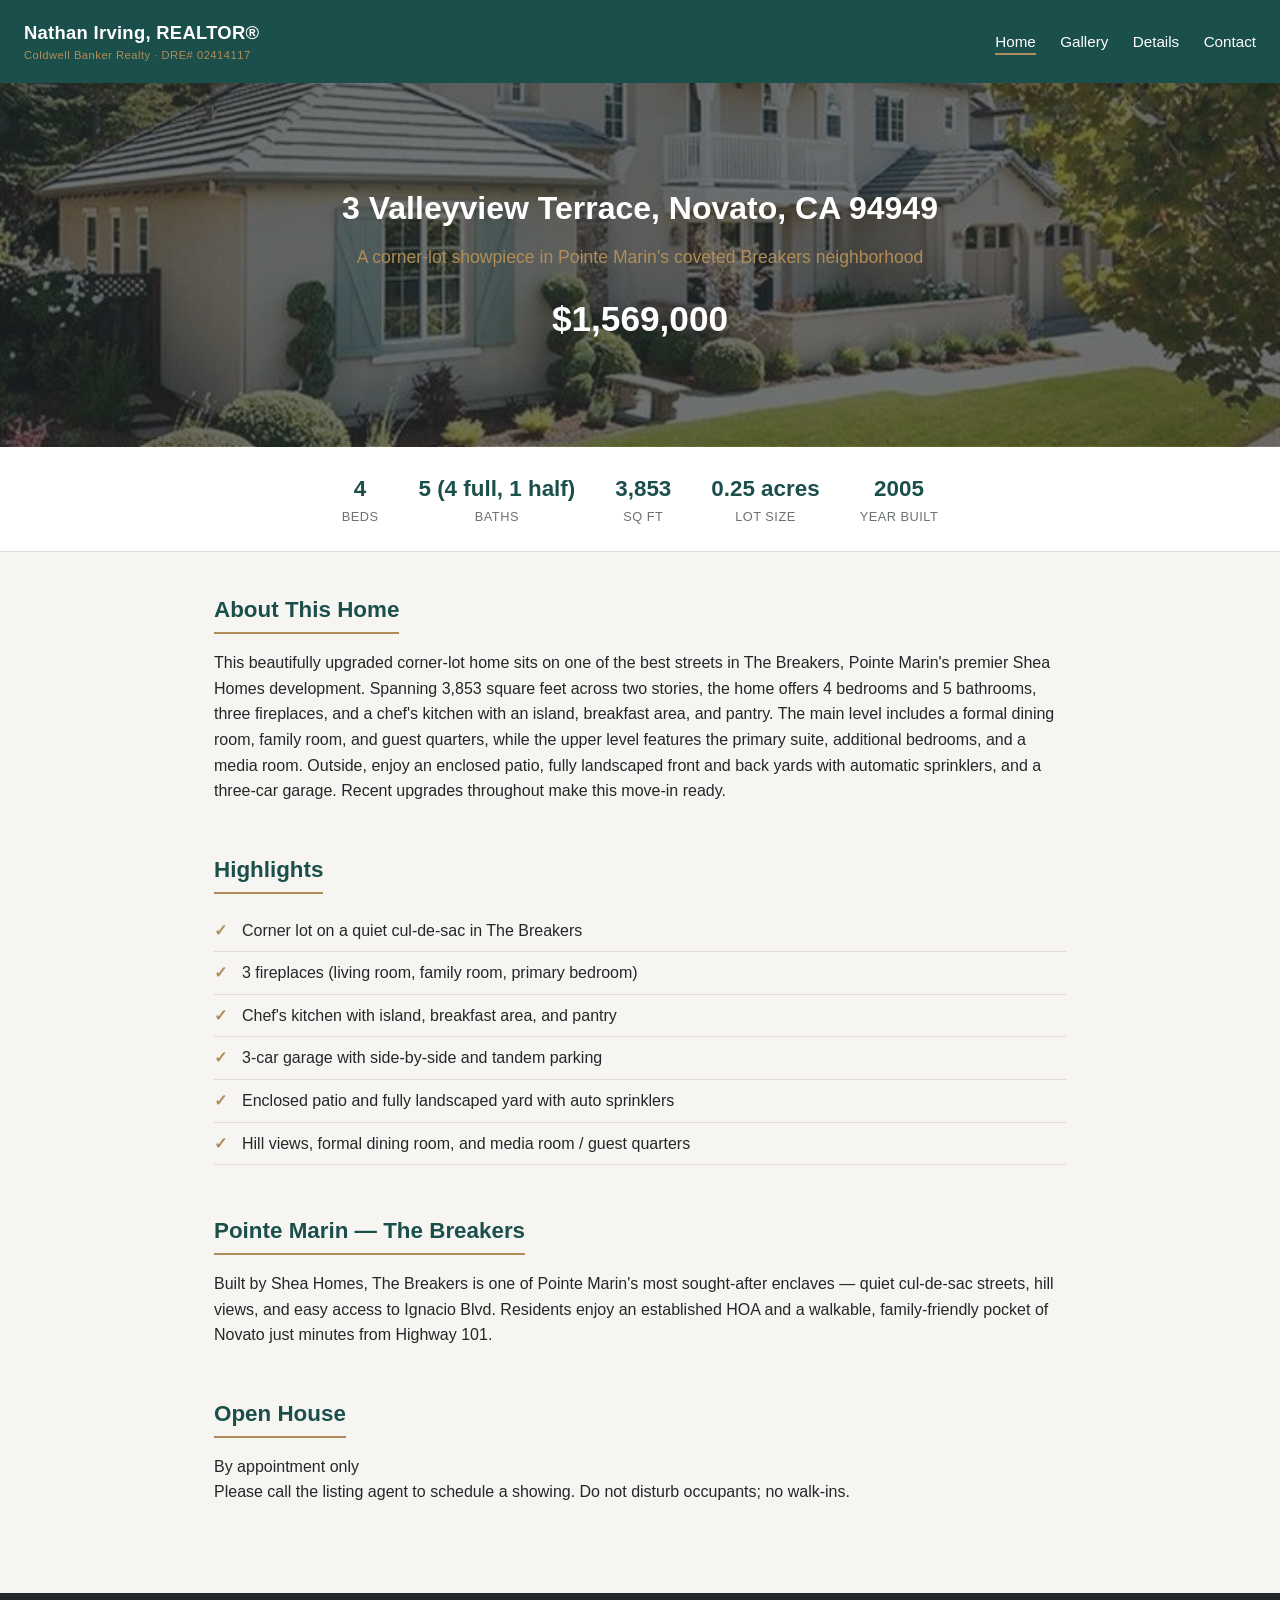
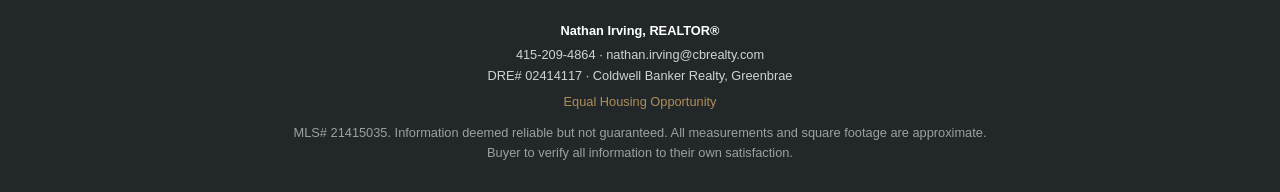
<file: index.html>
<!DOCTYPE html>
<html lang="en">
<head>
<meta charset="UTF-8">
<meta name="viewport" content="width=device-width, initial-scale=1.0">
<title>3 Valleyview Terrace, Novato, CA 94949 | Nathan Irving, REALTOR®</title>
<meta name="description" content="A corner-lot showpiece in Pointe Marin's coveted Breakers neighborhood — 3 Valleyview Terrace, Novato, CA 94949. Listed by Nathan Irving, REALTOR®, DRE# 02414117.">
<link rel="stylesheet" href="style.css">
</head>
<body>

<header>
  <div class="brand">Nathan Irving, REALTOR®<span class="dre">Coldwell Banker Realty &middot; DRE# 02414117</span></div>
  <nav>
    <a href="index.html" class="active">Home</a>
    <a href="gallery.html">Gallery</a>
    <a href="details.html">Details</a>
    <a href="contact.html">Contact</a>
  </nav>
</header>

<div class="hero">
  <h1>3 Valleyview Terrace, Novato, CA 94949</h1>
  <div class="tagline">A corner-lot showpiece in Pointe Marin's coveted Breakers neighborhood</div>
  <div class="price">$1,569,000</div>
</div>

<div class="stats">
  <div class="stat"><div class="num">4</div><div class="label">Beds</div></div>
  <div class="stat"><div class="num">5 (4 full, 1 half)</div><div class="label">Baths</div></div>
  <div class="stat"><div class="num">3,853</div><div class="label">Sq Ft</div></div>
  <div class="stat"><div class="num">0.25 acres</div><div class="label">Lot Size</div></div>
  <div class="stat"><div class="num">2005</div><div class="label">Year Built</div></div>
</div>

<main>
  <section>
    <h2>About This Home</h2>
    <p>This beautifully upgraded corner-lot home sits on one of the best streets in The Breakers, Pointe Marin's premier Shea Homes development. Spanning 3,853 square feet across two stories, the home offers 4 bedrooms and 5 bathrooms, three fireplaces, and a chef's kitchen with an island, breakfast area, and pantry. The main level includes a formal dining room, family room, and guest quarters, while the upper level features the primary suite, additional bedrooms, and a media room. Outside, enjoy an enclosed patio, fully landscaped front and back yards with automatic sprinklers, and a three-car garage. Recent upgrades throughout make this move-in ready.</p>
  </section>

  <section>
    <h2>Highlights</h2>
    <ul class="features">
      <li>Corner lot on a quiet cul-de-sac in The Breakers</li>
      <li>3 fireplaces (living room, family room, primary bedroom)</li>
      <li>Chef's kitchen with island, breakfast area, and pantry</li>
      <li>3-car garage with side-by-side and tandem parking</li>
      <li>Enclosed patio and fully landscaped yard with auto sprinklers</li>
      <li>Hill views, formal dining room, and media room / guest quarters</li>
    </ul>
  </section>

  <section>
    <h2>Pointe Marin — The Breakers</h2>
    <p>Built by Shea Homes, The Breakers is one of Pointe Marin's most sought-after enclaves — quiet cul-de-sac streets, hill views, and easy access to Ignacio Blvd. Residents enjoy an established HOA and a walkable, family-friendly pocket of Novato just minutes from Highway 101.</p>
  </section>

  <section>
    <h2>Open House</h2>
    <p>By appointment only</p>
    <p>Please call the listing agent to schedule a showing. Do not disturb occupants; no walk-ins.</p>
  </section>
</main>

<footer>
  <div class="agent-line">Nathan Irving, REALTOR®</div>
  <div>415-209-4864 &middot; nathan.irving@cbrealty.com</div>
  <div>DRE# 02414117 &middot; Coldwell Banker Realty, Greenbrae</div>
  <span class="eho">Equal Housing Opportunity</span>
  <p class="disclaimer">MLS# 21415035. Information deemed reliable but not guaranteed. All measurements and square footage are approximate. Buyer to verify all information to their own satisfaction.</p>
</footer>

</body>
</html>
</file>
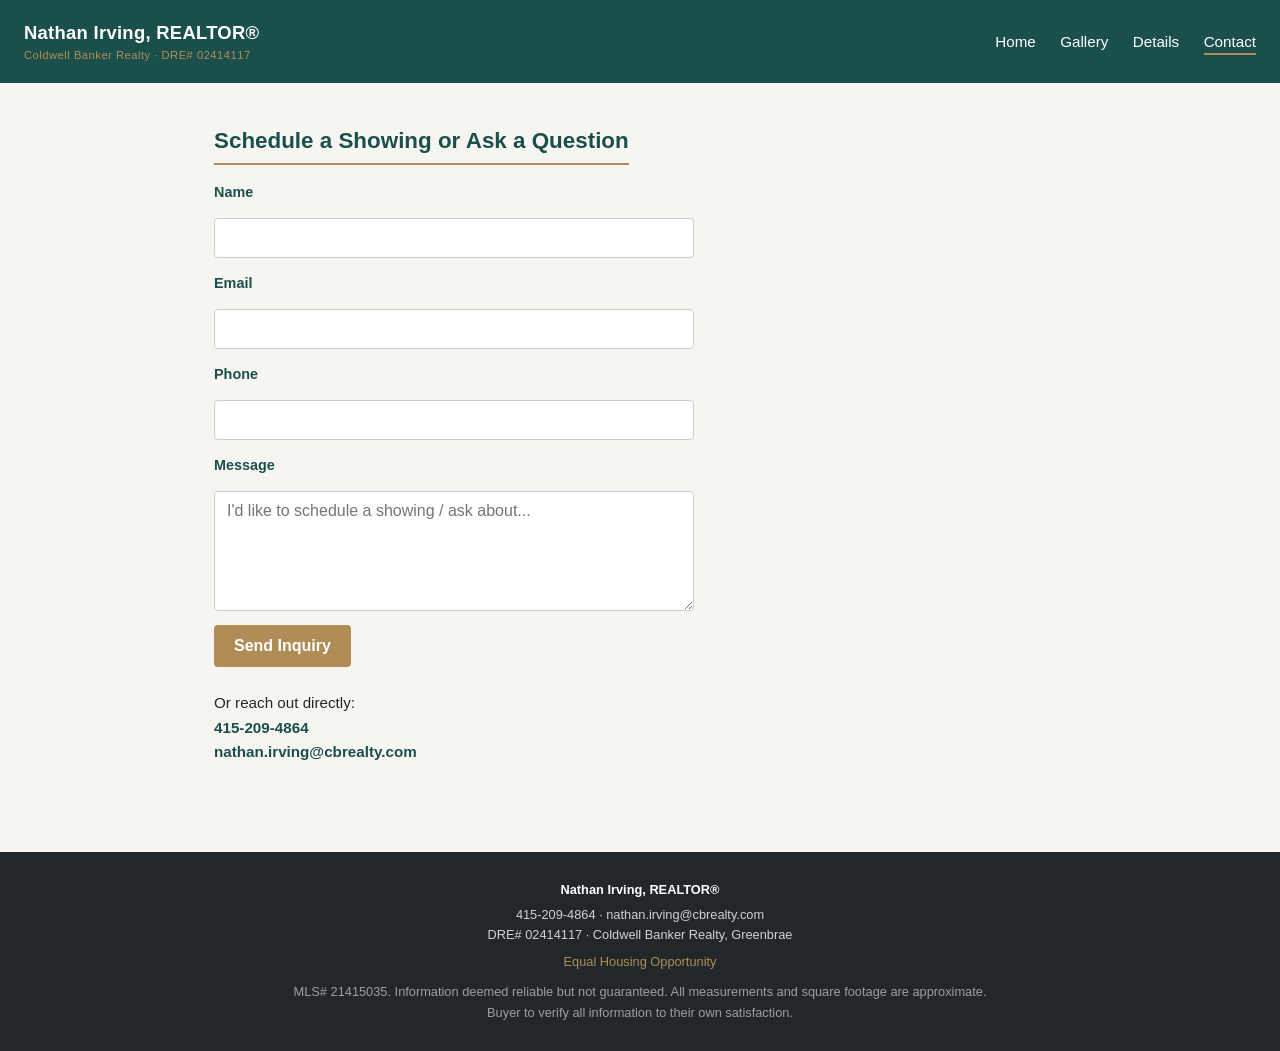
<file: contact.html>
<!DOCTYPE html>
<html lang="en">
<head>
<meta charset="UTF-8">
<meta name="viewport" content="width=device-width, initial-scale=1.0">
<title>Contact | 3 Valleyview Terrace, Novato, CA 94949</title>
<link rel="stylesheet" href="style.css">
</head>
<body>

<header>
  <div class="brand">Nathan Irving, REALTOR®<span class="dre">Coldwell Banker Realty &middot; DRE# 02414117</span></div>
  <nav>
    <a href="index.html">Home</a>
    <a href="gallery.html">Gallery</a>
    <a href="details.html">Details</a>
    <a href="contact.html" class="active">Contact</a>
  </nav>
</header>

<main>
  <section>
    <h2>Schedule a Showing or Ask a Question</h2>
    <form action="[NEED: Formspree endpoint]" method="POST">
      <input type="hidden" name="_subject" value="New inquiry: 3 Valleyview Terrace, Novato, CA 94949">

      <label for="name">Name</label>
      <input type="text" id="name" name="name" required>

      <label for="email">Email</label>
      <input type="email" id="email" name="email" required>

      <label for="phone">Phone</label>
      <input type="tel" id="phone" name="phone">

      <label for="message">Message</label>
      <textarea id="message" name="message" placeholder="I'd like to schedule a showing / ask about..."></textarea>

      <button type="submit">Send Inquiry</button>
    </form>

    <div class="contact-direct">
      <p>Or reach out directly:</p>
      <p><a href="tel:415-209-4864">415-209-4864</a></p>
      <p><a href="mailto:nathan.irving@cbrealty.com">nathan.irving@cbrealty.com</a></p>
    </div>
  </section>
</main>

<footer>
  <div class="agent-line">Nathan Irving, REALTOR®</div>
  <div>415-209-4864 &middot; nathan.irving@cbrealty.com</div>
  <div>DRE# 02414117 &middot; Coldwell Banker Realty, Greenbrae</div>
  <span class="eho">Equal Housing Opportunity</span>
  <p class="disclaimer">MLS# 21415035. Information deemed reliable but not guaranteed. All measurements and square footage are approximate. Buyer to verify all information to their own satisfaction.</p>
</footer>

</body>
</html>
</file>
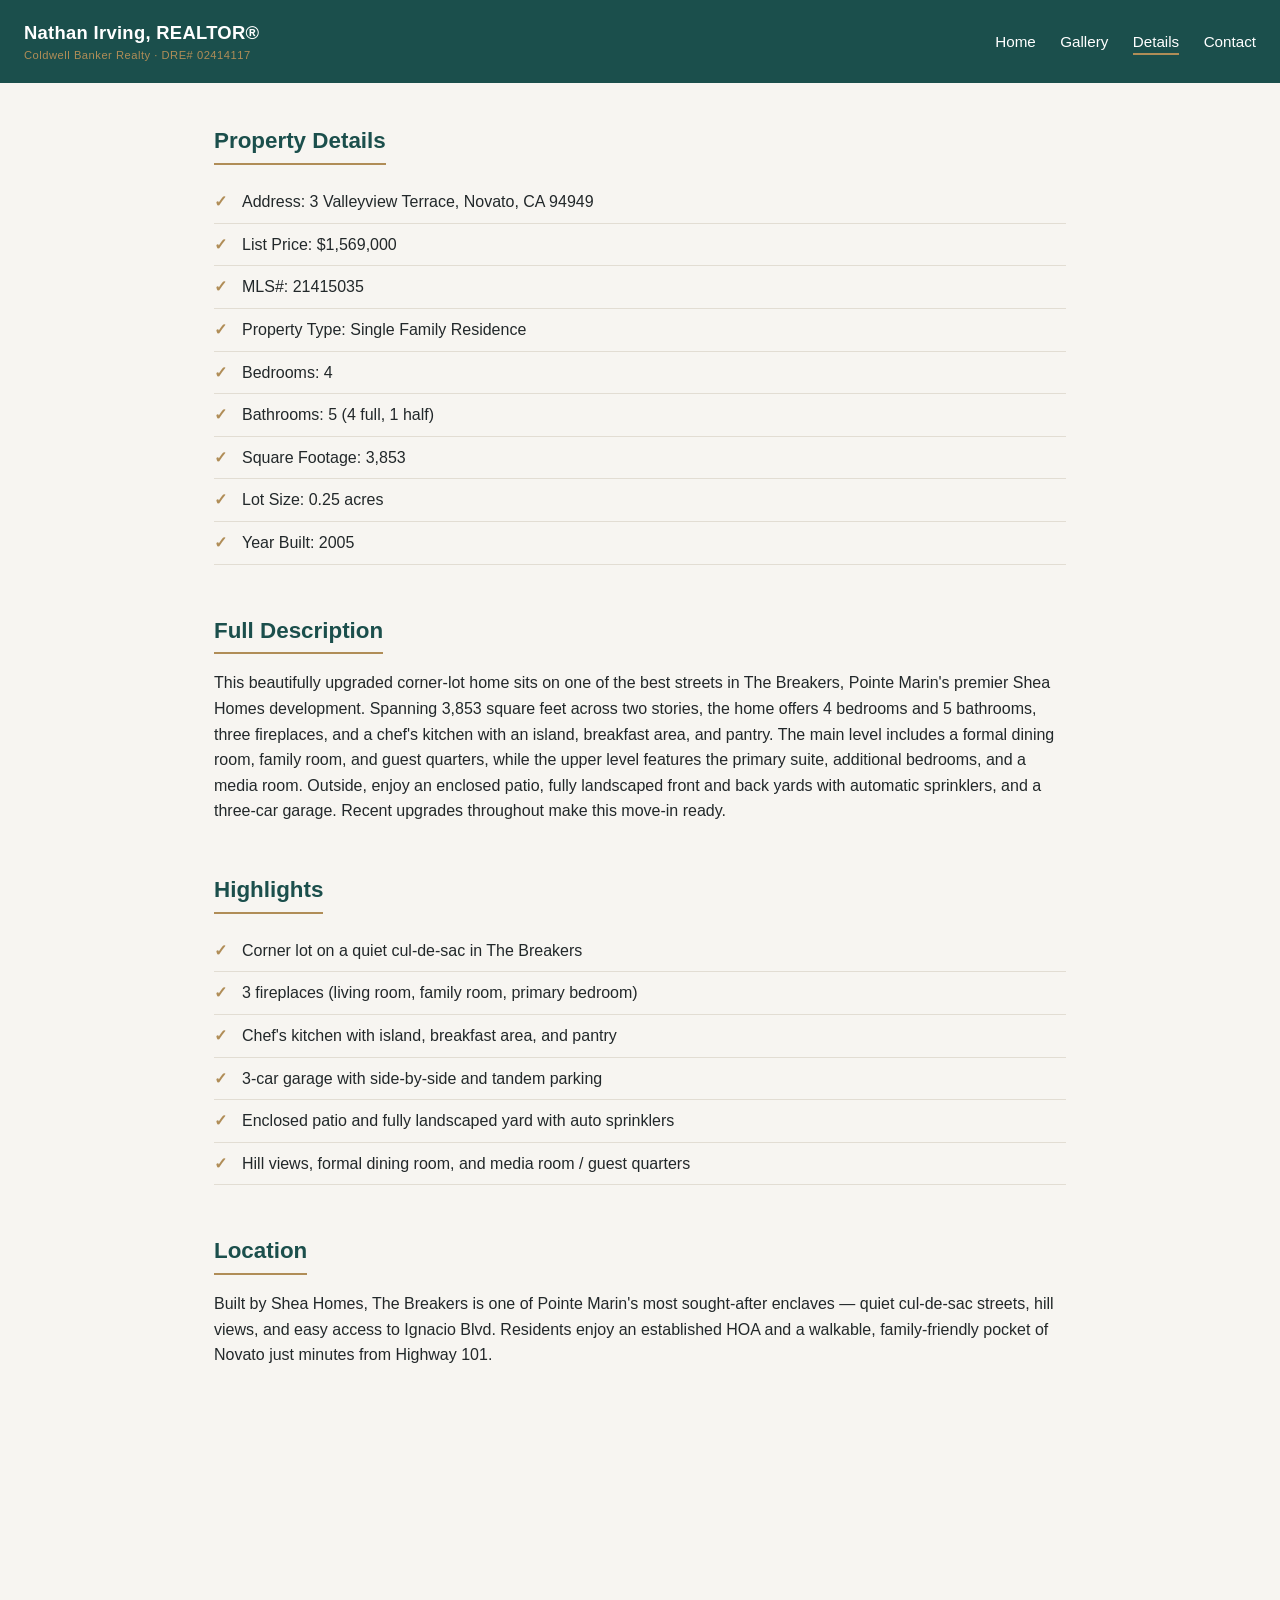
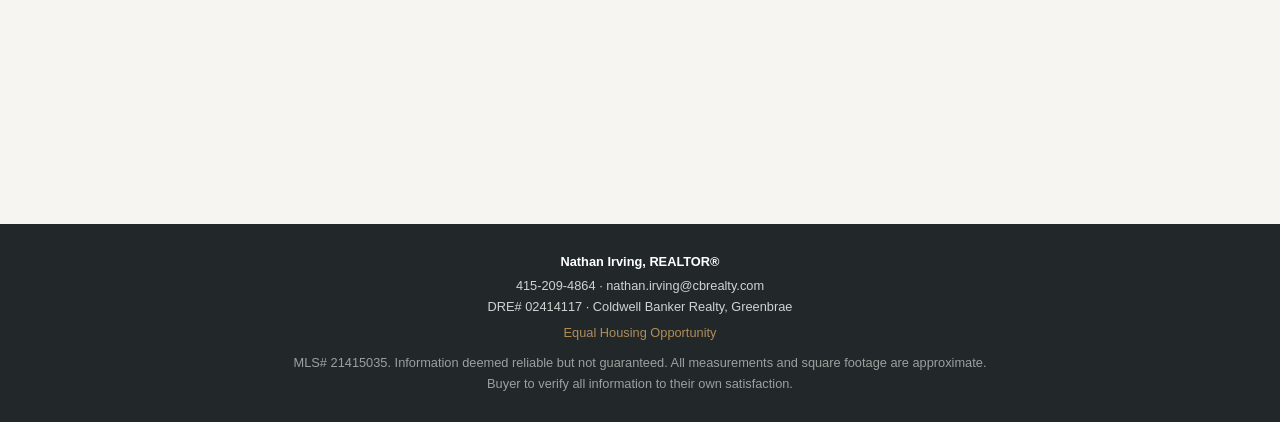
<file: details.html>
<!DOCTYPE html>
<html lang="en">
<head>
<meta charset="UTF-8">
<meta name="viewport" content="width=device-width, initial-scale=1.0">
<title>Details | 3 Valleyview Terrace, Novato, CA 94949</title>
<link rel="stylesheet" href="style.css">
</head>
<body>

<header>
  <div class="brand">Nathan Irving, REALTOR®<span class="dre">Coldwell Banker Realty &middot; DRE# 02414117</span></div>
  <nav>
    <a href="index.html">Home</a>
    <a href="gallery.html">Gallery</a>
    <a href="details.html" class="active">Details</a>
    <a href="contact.html">Contact</a>
  </nav>
</header>

<main>
  <section>
    <h2>Property Details</h2>
    <ul class="features">
      <li>Address: 3 Valleyview Terrace, Novato, CA 94949</li>
      <li>List Price: $1,569,000</li>
      <li>MLS#: 21415035</li>
      <li>Property Type: Single Family Residence</li>
      <li>Bedrooms: 4</li>
      <li>Bathrooms: 5 (4 full, 1 half)</li>
      <li>Square Footage: 3,853</li>
      <li>Lot Size: 0.25 acres</li>
      <li>Year Built: 2005</li>
    </ul>
  </section>

  <section>
    <h2>Full Description</h2>
    <p>This beautifully upgraded corner-lot home sits on one of the best streets in The Breakers, Pointe Marin's premier Shea Homes development. Spanning 3,853 square feet across two stories, the home offers 4 bedrooms and 5 bathrooms, three fireplaces, and a chef's kitchen with an island, breakfast area, and pantry. The main level includes a formal dining room, family room, and guest quarters, while the upper level features the primary suite, additional bedrooms, and a media room. Outside, enjoy an enclosed patio, fully landscaped front and back yards with automatic sprinklers, and a three-car garage. Recent upgrades throughout make this move-in ready.</p>
  </section>

  <section>
    <h2>Highlights</h2>
    <ul class="features">
      <li>Corner lot on a quiet cul-de-sac in The Breakers</li>
      <li>3 fireplaces (living room, family room, primary bedroom)</li>
      <li>Chef's kitchen with island, breakfast area, and pantry</li>
      <li>3-car garage with side-by-side and tandem parking</li>
      <li>Enclosed patio and fully landscaped yard with auto sprinklers</li>
      <li>Hill views, formal dining room, and media room / guest quarters</li>
    </ul>
  </section>

  <section>
    <h2>Location</h2>
    <p>Built by Shea Homes, The Breakers is one of Pointe Marin's most sought-after enclaves — quiet cul-de-sac streets, hill views, and easy access to Ignacio Blvd. Residents enjoy an established HOA and a walkable, family-friendly pocket of Novato just minutes from Highway 101.</p>
    <iframe class="map-embed" src="https://www.google.com/maps?q=3+Valleyview+Terrace,+Novato,+CA+94949&output=embed" loading="lazy" referrerpolicy="no-referrer-when-downgrade"></iframe>
  </section>
</main>

<footer>
  <div class="agent-line">Nathan Irving, REALTOR®</div>
  <div>415-209-4864 &middot; nathan.irving@cbrealty.com</div>
  <div>DRE# 02414117 &middot; Coldwell Banker Realty, Greenbrae</div>
  <span class="eho">Equal Housing Opportunity</span>
  <p class="disclaimer">MLS# 21415035. Information deemed reliable but not guaranteed. All measurements and square footage are approximate. Buyer to verify all information to their own satisfaction.</p>
</footer>

</body>
</html>
</file>
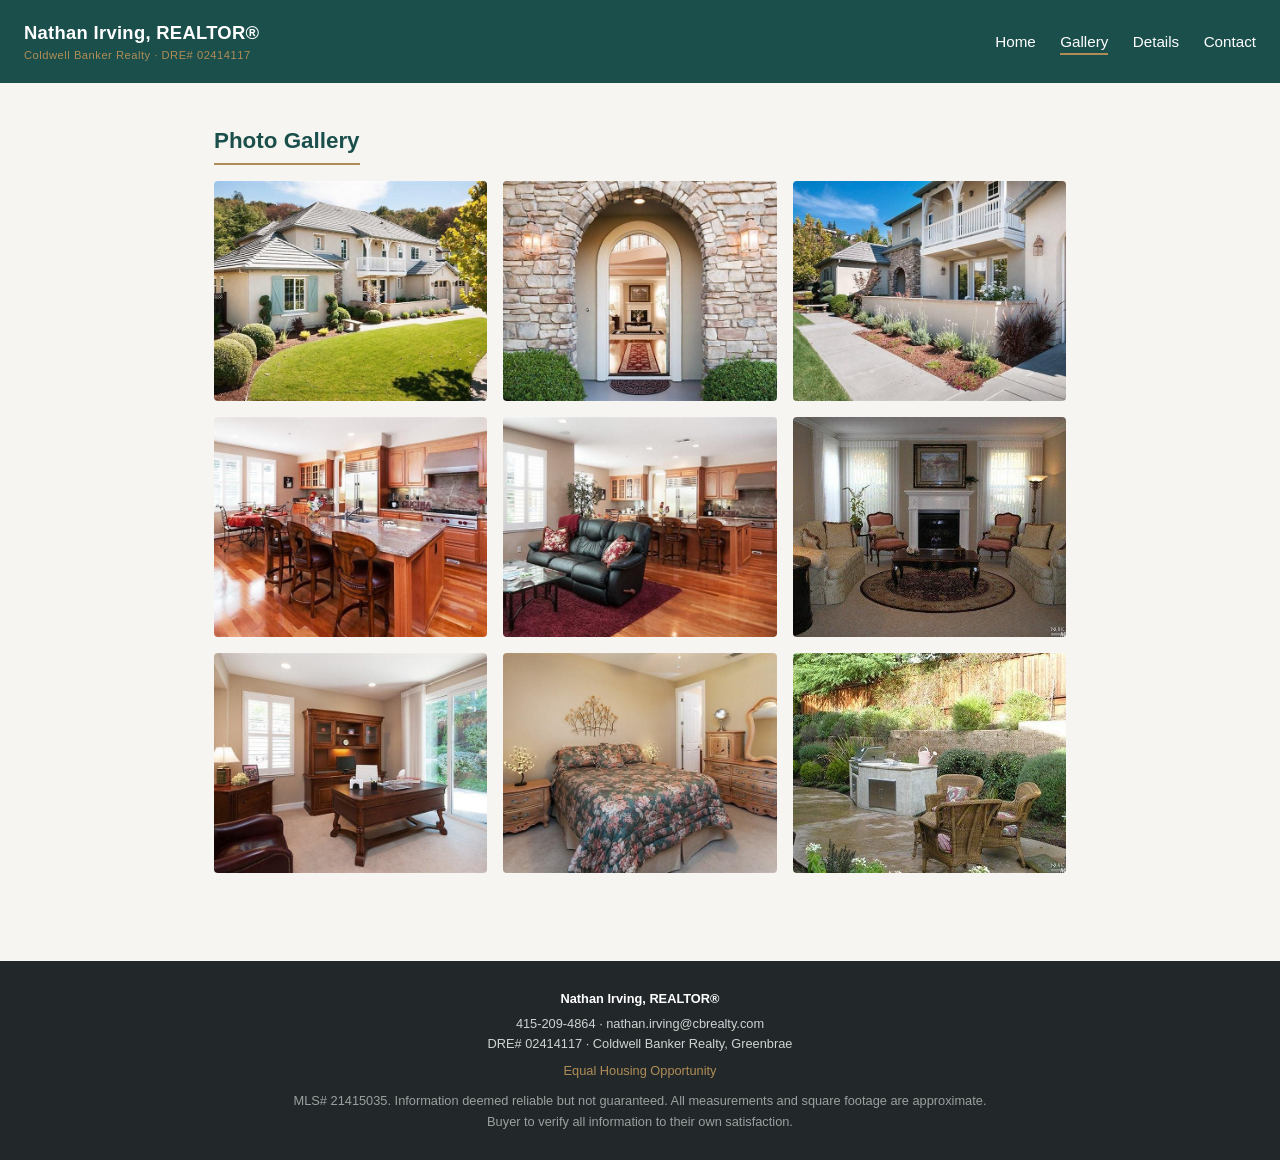
<file: gallery.html>
<!DOCTYPE html>
<html lang="en">
<head>
<meta charset="UTF-8">
<meta name="viewport" content="width=device-width, initial-scale=1.0">
<title>Gallery | 3 Valleyview Terrace, Novato, CA 94949</title>
<link rel="stylesheet" href="style.css">
</head>
<body>

<header>
  <div class="brand">Nathan Irving, REALTOR®<span class="dre">Coldwell Banker Realty &middot; DRE# 02414117</span></div>
  <nav>
    <a href="index.html">Home</a>
    <a href="gallery.html" class="active">Gallery</a>
    <a href="details.html">Details</a>
    <a href="contact.html">Contact</a>
  </nav>
</header>

<main>
  <section>
    <h2>Photo Gallery</h2>
    <!-- Replace/add <img> tags below as photos come in. Keep filenames descriptive: 01-exterior-front.jpg, 02-kitchen.jpg, etc. -->
    <div class="gallery-grid">
      <img src="images/01-exterior-front.jpg" alt="3 Valleyview Terrace, Novato, CA 94949 - exterior front">
      <img src="images/02-entry-archway.jpg" alt="3 Valleyview Terrace, Novato, CA 94949 - entry archway">
      <img src="images/03-exterior-side.jpg" alt="3 Valleyview Terrace, Novato, CA 94949 - exterior side and landscaping">
      <img src="images/04-kitchen.jpg" alt="3 Valleyview Terrace, Novato, CA 94949 - kitchen">
      <img src="images/05-kitchen-living.jpg" alt="3 Valleyview Terrace, Novato, CA 94949 - kitchen and living area">
      <img src="images/06-formal-living-room.jpg" alt="3 Valleyview Terrace, Novato, CA 94949 - formal living room">
      <img src="images/07-office.jpg" alt="3 Valleyview Terrace, Novato, CA 94949 - home office">
      <img src="images/08-bedroom.jpg" alt="3 Valleyview Terrace, Novato, CA 94949 - bedroom">
      <img src="images/09-backyard-patio.jpg" alt="3 Valleyview Terrace, Novato, CA 94949 - backyard patio">
    </div>
  </section>

</main>

<footer>
  <div class="agent-line">Nathan Irving, REALTOR®</div>
  <div>415-209-4864 &middot; nathan.irving@cbrealty.com</div>
  <div>DRE# 02414117 &middot; Coldwell Banker Realty, Greenbrae</div>
  <span class="eho">Equal Housing Opportunity</span>
  <p class="disclaimer">MLS# 21415035. Information deemed reliable but not guaranteed. All measurements and square footage are approximate. Buyer to verify all information to their own satisfaction.</p>
</footer>

</body>
</html>
</file>
<file: style.css>
:root {
  --teal: #1B4F4C;
  --gold: #B08D57;
  --cream: #F7F5F1;
  --dark: #22282A;
  --gray: #6B7270;
}

* { box-sizing: border-box; margin: 0; padding: 0; }

body {
  font-family: Arial, Helvetica, sans-serif;
  color: var(--dark);
  background: var(--cream);
  line-height: 1.6;
}

a { color: inherit; text-decoration: none; }

/* Header / Nav */
header {
  background: var(--teal);
  color: #fff;
  padding: 18px 24px;
  display: flex;
  justify-content: space-between;
  align-items: center;
  flex-wrap: wrap;
  gap: 10px;
}

header .brand {
  font-size: 1.15rem;
  font-weight: bold;
  letter-spacing: 0.3px;
}

header .brand .dre {
  display: block;
  font-size: 0.7rem;
  font-weight: normal;
  color: var(--gold);
  letter-spacing: 0.5px;
}

nav a {
  color: #fff;
  margin-left: 20px;
  font-size: 0.95rem;
  padding-bottom: 3px;
  border-bottom: 2px solid transparent;
}

nav a:hover, nav a.active {
  border-bottom: 2px solid var(--gold);
}

/* Hero */
.hero {
  background: linear-gradient(rgba(34, 40, 42, 0.65), rgba(34, 40, 42, 0.65)), url('images/01-exterior-front.jpg');
  background-size: cover;
  background-position: center;
  color: #fff;
  padding: 100px 24px;
  text-align: center;
}

.hero h1 {
  font-size: 2rem;
  margin-bottom: 8px;
}

.hero .tagline {
  color: var(--gold);
  font-size: 1.1rem;
  margin-bottom: 20px;
}

.hero .price {
  font-size: 2.2rem;
  font-weight: bold;
}

/* Stats bar */
.stats {
  display: flex;
  justify-content: center;
  gap: 40px;
  flex-wrap: wrap;
  background: #fff;
  padding: 24px;
  border-bottom: 1px solid #e2ddd3;
}

.stats .stat { text-align: center; }
.stats .stat .num { font-size: 1.4rem; font-weight: bold; color: var(--teal); }
.stats .stat .label { font-size: 0.8rem; color: var(--gray); text-transform: uppercase; letter-spacing: 0.5px; }

/* Sections */
main { max-width: 900px; margin: 0 auto; padding: 40px 24px; }

section { margin-bottom: 48px; }

h2 {
  color: var(--teal);
  font-size: 1.4rem;
  margin-bottom: 16px;
  border-bottom: 2px solid var(--gold);
  display: inline-block;
  padding-bottom: 4px;
}

ul.features { list-style: none; }
ul.features li {
  padding: 8px 0 8px 28px;
  position: relative;
  border-bottom: 1px solid #e2ddd3;
}
ul.features li::before {
  content: "\2713";
  position: absolute;
  left: 0;
  color: var(--gold);
  font-weight: bold;
}

/* Gallery */
.gallery-grid {
  display: grid;
  grid-template-columns: repeat(auto-fit, minmax(260px, 1fr));
  gap: 16px;
}
.gallery-grid img {
  width: 100%;
  height: 220px;
  object-fit: cover;
  border-radius: 4px;
}

/* Map */
.map-embed { width: 100%; height: 360px; border: 0; border-radius: 4px; }

/* Contact form */
form { display: flex; flex-direction: column; gap: 14px; max-width: 480px; }
label { font-size: 0.9rem; font-weight: bold; color: var(--teal); }
input, textarea {
  padding: 10px 12px;
  border: 1px solid #ccc;
  border-radius: 4px;
  font-family: inherit;
  font-size: 1rem;
}
textarea { min-height: 120px; resize: vertical; }
button[type="submit"] {
  background: var(--gold);
  color: #fff;
  border: none;
  padding: 12px 20px;
  font-size: 1rem;
  font-weight: bold;
  border-radius: 4px;
  cursor: pointer;
  align-self: flex-start;
}
button[type="submit"]:hover { background: var(--teal); }

.contact-direct { margin-top: 24px; font-size: 0.95rem; }
.contact-direct a { color: var(--teal); font-weight: bold; }

/* Footer / compliance */
footer {
  background: var(--dark);
  color: #cfd3d1;
  padding: 28px 24px;
  font-size: 0.8rem;
  text-align: center;
}
footer .disclaimer { max-width: 700px; margin: 10px auto 0; color: #9aa19e; }
footer .agent-line { color: #fff; font-weight: bold; margin-bottom: 4px; }
footer .eho { color: var(--gold); margin-top: 6px; display: block; }

@media (max-width: 600px) {
  nav a { margin-left: 12px; font-size: 0.85rem; }
  .hero h1 { font-size: 1.5rem; }
  .hero .price { font-size: 1.7rem; }
}
</file>
